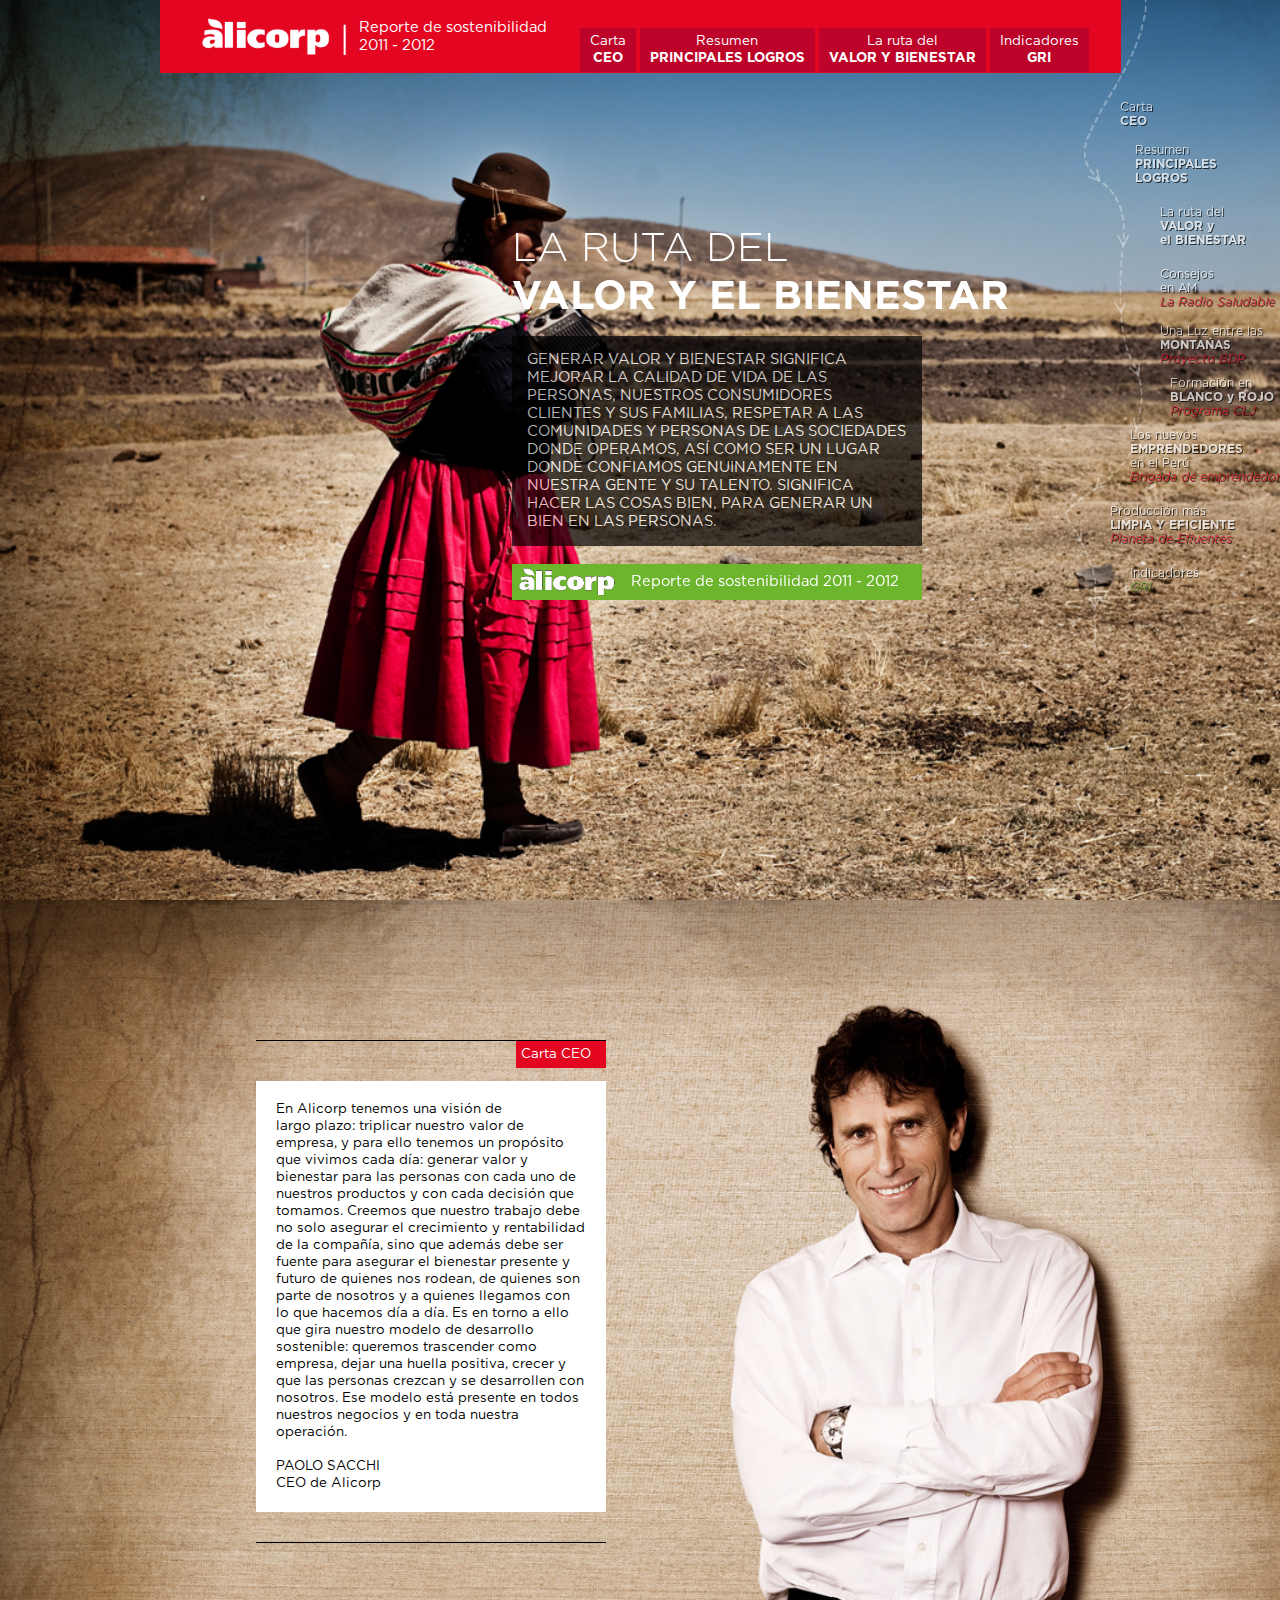
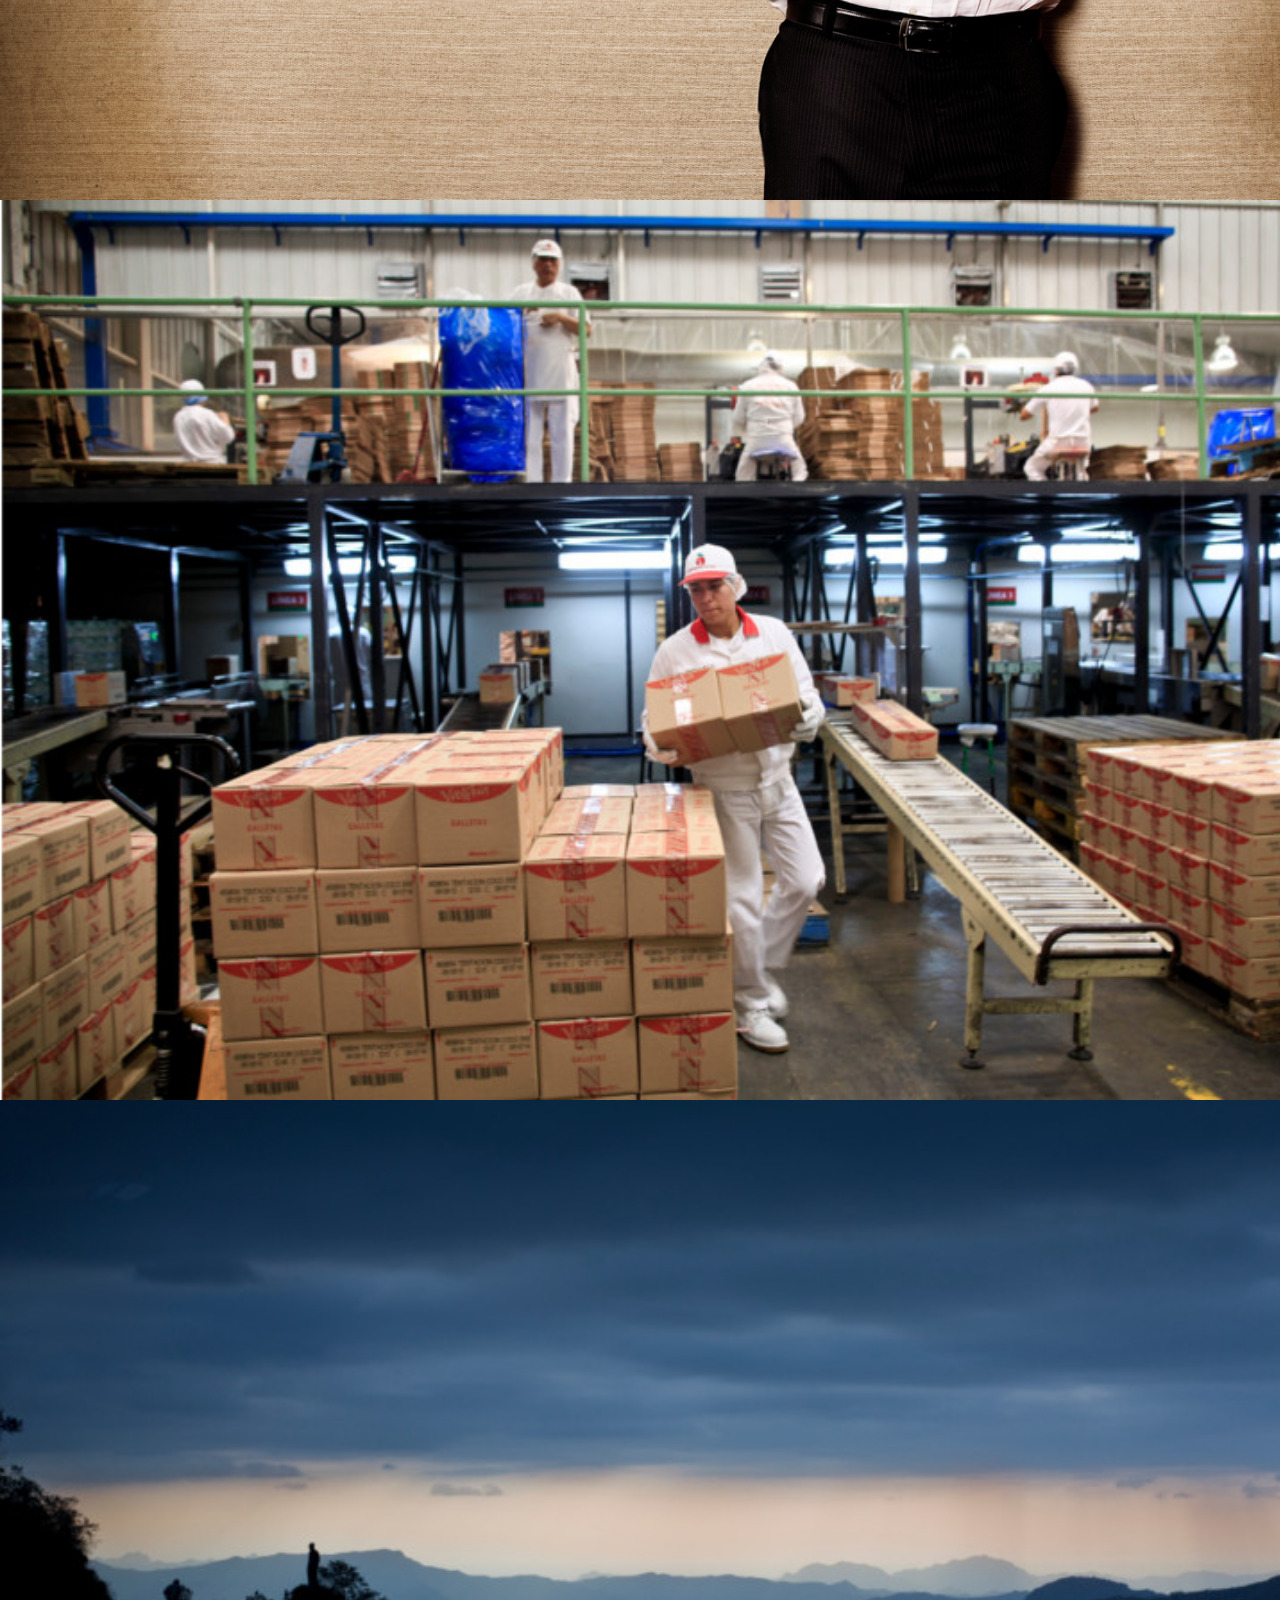
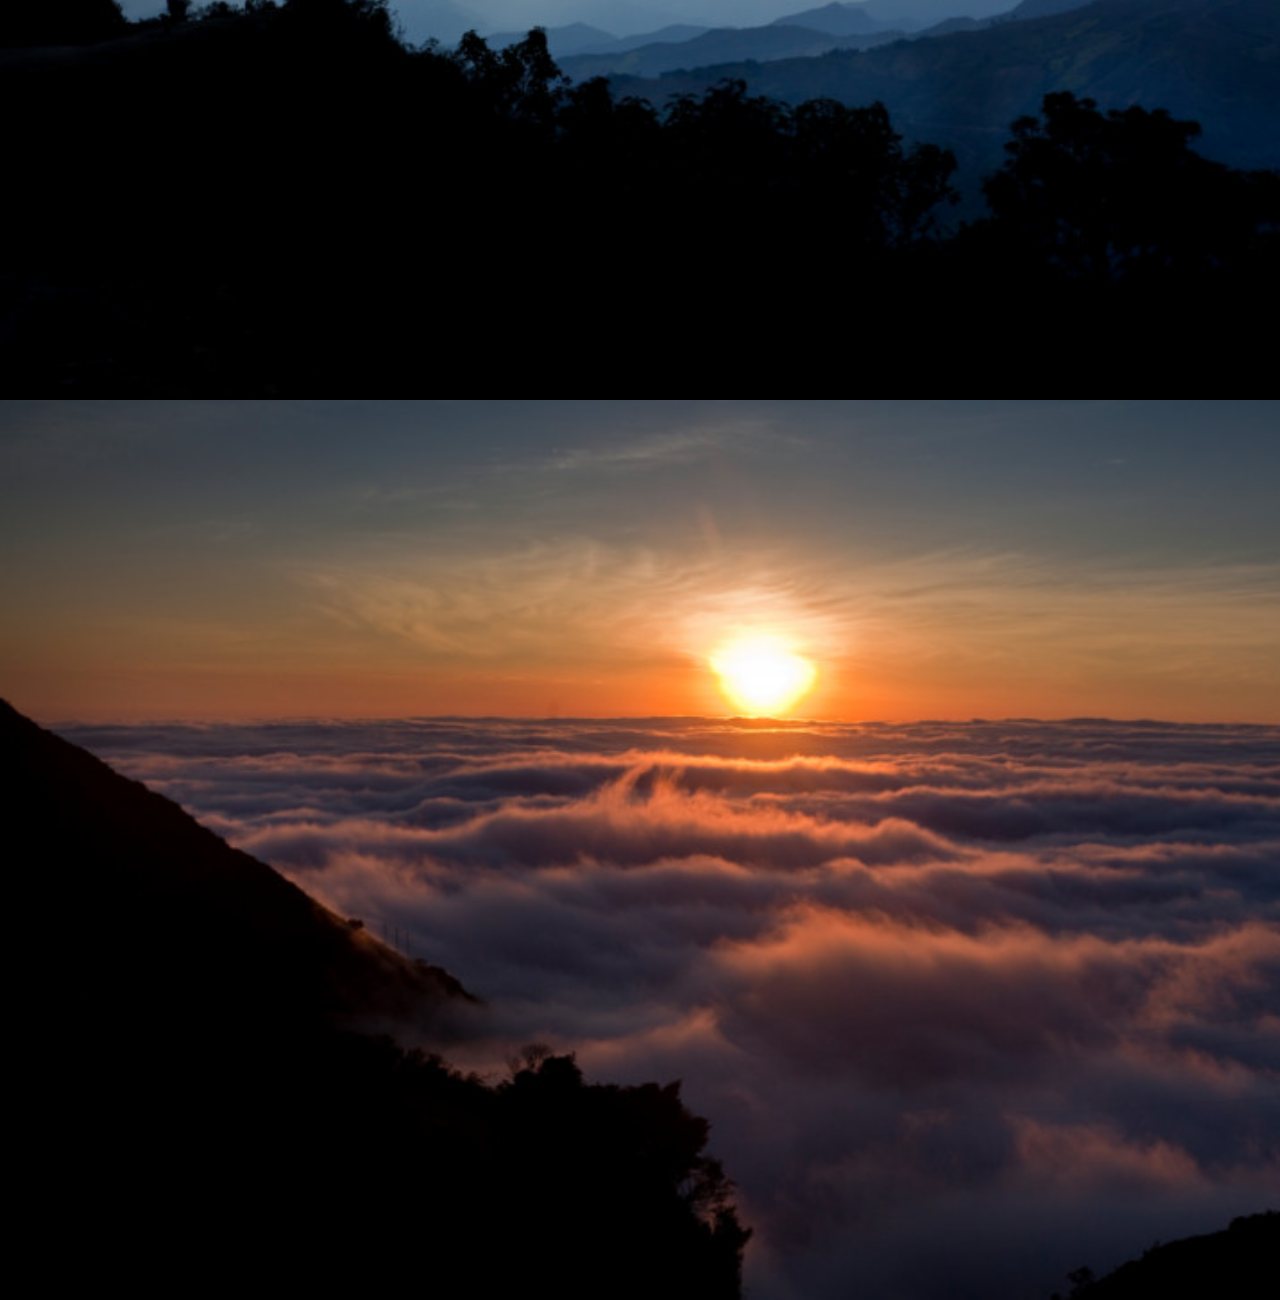
<file: index.html>
<html>

<head>
 <link rel="stylesheet" type="text/css" href="css/style.css"> 
</head>

<body>
<div class="menu_superior">
 
        <table align="center" class="contenedor_menu">
		  <tr>
		      <td class="item_menu" style="padding-right:0px;padding-left:40px">
				 
					<div class="logo"></div>
			  </td>
			  <td class="item_menu_des" style="padding-bottom:15px;padding-top:15px;"> 
				 <a href="#inicio"> <span class="descripcion_web"> Reporte de sostenibilidad</span></a>
				 <br>
				  <span class="descripcion_web">2011 - 2012</span>
			  </td>	  
				<td class="item_menu">
				<div class="ittem_def">
				<a href="#cartaceo">
				 <span class="item_alto">Carta</span>
				 <span class="item_bajo">CEO</span></a>
				</div>
				
				</td>
				<td class="item_menu">
				<div class="ittem_def">
				  <a href="#logros">
				  <span class="item_alto">Resumen</span>
				 <span class="item_bajo">Principales Logros</span></a>
				 </div>
				</td>
				<td class="item_menu">
				 <div class="ittem_def"><a href="#ruta">
				  <span class="item_alto">La ruta del</span>
				  <span class="item_bajo">Valor y Bienestar</span></a>
				  </div>
				</td>
				<td class="item_menu" style="padding-right:30px;">
				<div class="ittem_def">
				<a href="#gri">
				  <span class="item_alto">Indicadores</span>
				  <span class="item_bajo">GRI</span>
				 </a>
				 </div>
			    </td>	 
			</tr>
		</table>		 
</div>
<div class="izquierdo"></div>
<div class="derecho">

<div id="menu-lateral" class="lateral">

    <div class="item_carta"><span class="letra_minus">Carta</span>
	<span class="letra_mayus">CEO</span>
	</div>
	
	<div class="item_resumen">
	<span class="letra_minus">Resumen</span>
	<span class="letra_mayus">PRINCIPALES<br>
	LOGROS</span>
	</div>
	
	<div class="item_ruta">
	<span class="letra_minus">La ruta del</span>
	<span class="letra_mayus">VALOR y<br>
	el BIENESTAR</span>
	</div>
	<div class="item_consejos">
	<span class="letra_minus">Consejos 
		<br>en AM</span>
	<span class="letra_rojita">La Radio Saludable</span>
	</div>
	<div class="item_laluz">
	<span class="letra_minus">Una Luz 
	entre las </span>
	<span class="letra_mayus">MONTA&Nacute;AS</span>
	<span class="letra_rojita">Proyecto BDP</span>
	</div>
	
	<div class="item_formacion">
	<span class="letra_minus">Formaci&oacute;n en</span>
	<span class="letra_mayus" >BLANCO y ROJO</span>
	<span class="letra_rojita">Programa CLJ</span>
	</div>
	<div class="item_emprendedores">
	<span class="letra_minus">Los nuevos</span>
	<span class="letra_mayus" >EMPRENDEDORES</span> <span class="letra_minus" style="display:inline-block !important;">en el Per&uacute;</span>
	<span class="letra_rojita">Brigada de emprendedores</span>
	</div>
    <div class="item_limpia">
	<span class="letra_minus">Producci&oacute;n m&aacute;s </span>
	<span class="letra_mayus">LIMPIA Y EFICIENTE</span>
	<span class="letra_rojita">Planeta de Efluentes</span>
	</div>
	
	
	<div class="item_indicadores">
	<span class="letra_minus">Indicadores</span>
	<span class="letra_verde">GRI</span>
	</div>
	
</div>




</div> <!-- Fin derecho-->

<a name="inicio"></a>
<div class="screen" style="background-size:cover;background-image: url(imagenes/pagina1.png);" >
   <div class="titulo_screen_caja">
    <span class="titulo_screen">LA RUTA DEL</span>
	<span class="titulo_screen2">VALOR Y EL BIENESTAR</span>
		<div class="caja_transparente">
		  <div class="texto_transparente"> GENERAR VALOR Y BIENESTAR SIGNIFICA 
			MEJORAR LA CALIDAD DE VIDA DE LAS 
			PERSONAS, NUESTROS CONSUMIDORES 
			CLIENTES Y SUS FAMILIAS, RESPETAR A 
			LAS COMUNIDADES Y PERSONAS DE 
			LAS SOCIEDADES DONDE OPERAMOS, AS&Iacute;
			COMO SER UN LUGAR DONDE CONFIAMOS 
			GENUINAMENTE EN NUESTRA GENTE Y SU 
			TALENTO. SIGNIFICA HACER LAS COSAS BIEN, 
			PARA GENERAR UN BIEN EN LAS PERSONAS.
		   </div>
		</div><br>
		<table width="410px" style="background-color:#6cb52d">
		  <tr><td style="padding-left: 5px;">
	      <img width="100" src="imagenes/logo_trans.png"></td><td><span class="reporte"> Reporte de sostenibilidad 2011 - 2012</span></td></tr>
		  
		 </table>
	</div>
	
</div>
<a name="cartaceo"></a>
<div class="screen" style="background-image: url(imagenes/pagina2.png);" >
  <div class="titulo_carta"><div class="titulo_rojex_carta">Carta CEO</div></div>
 <div class="carta_ceo"> En Alicorp tenemos una visi&oacute;n de largo 
plazo: triplicar nuestro valor de empresa, y 
para ello tenemos un prop&oacute;sito que vivimos 
cada d&iacute;a: generar valor y bienestar para las 
personas con cada uno de nuestros 
productos y con cada decisi&oacute;n que 
tomamos. Creemos que nuestro trabajo 
debe no solo asegurar el crecimiento y 
rentabilidad de la compa&ntilde;&iacute;a, sino que 
adem&aacute;s debe ser fuente para asegurar el 
bienestar presente y futuro de quienes nos 
rodean, de quienes son parte de nosotros y 
a quienes llegamos con lo que hacemos d&iacute;a 
a d&iacute;a. Es en torno a ello que gira nuestro 
modelo de desarrollo sostenible: queremos 
trascender como empresa, dejar una huella 
positiva, crecer y que las personas crezcan 
y se desarrollen con nosotros. Ese modelo 
est&aacute; presente en todos nuestros negocios 
y en toda nuestra operaci&oacute;n.
<br><br>
PAOLO SACCHI<br>
CEO de Alicorp
  </div>
  <div class="linea_final"></div>
</div>
<a name="logros"></a>
<div class="screen" style="background-image: url(imagenes/logros.jpg);" >
  
</div>

<a name="ruta"></a>
<div class="screen" style="background-image: url(imagenes/ruta.jpg);" >
  
</div>

<a name="gri"></a>
<div class="screen" style="background-image: url(imagenes/gri.jpg);" >
  
</div>

</body>

</html>
</file>
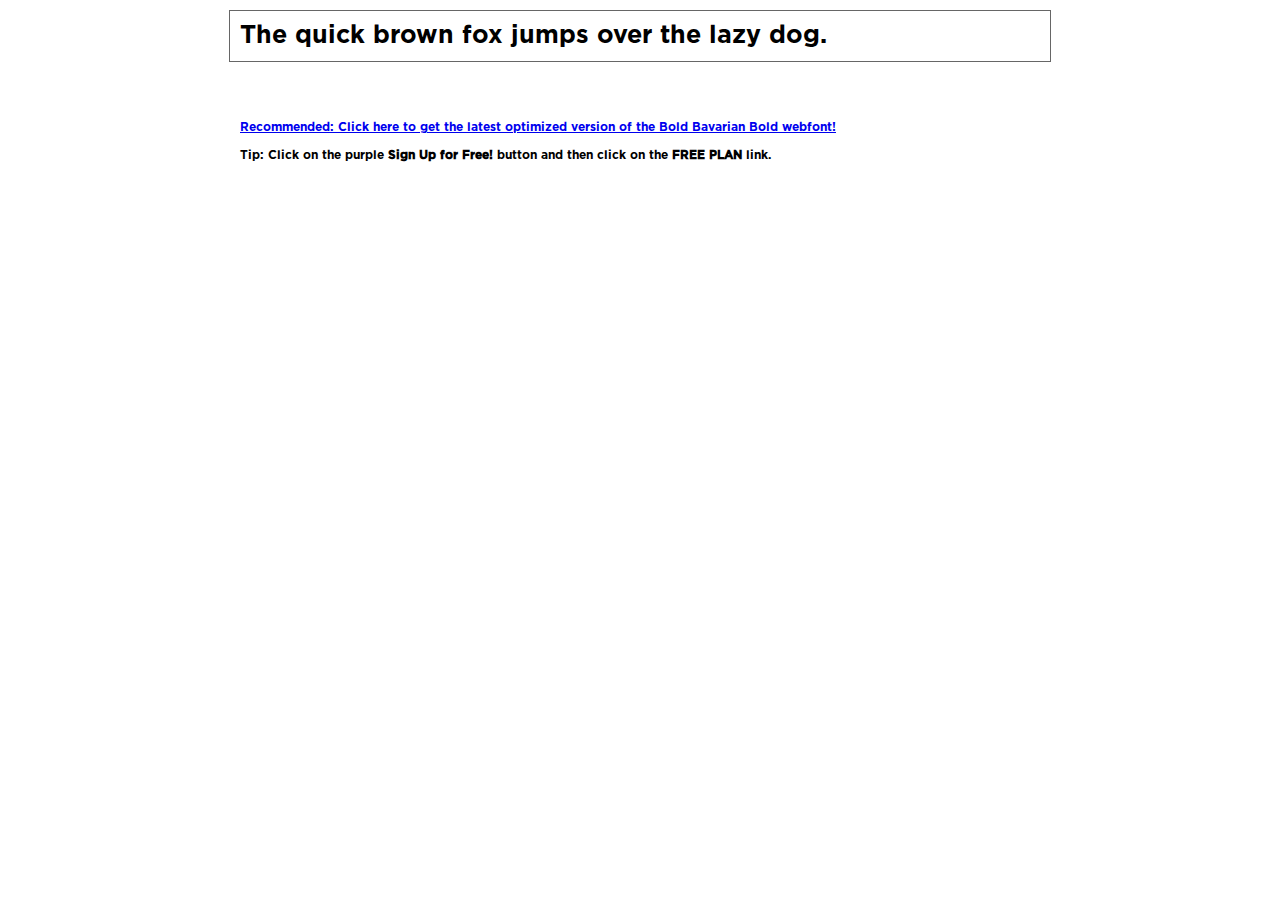
<file: fonts/Gotham-Bold/demo.html>
<!DOCTYPE html PUBLIC "-//W3C//DTD XHTML 1.0 Transitional//EN" "http://www.w3.org/TR/xhtml1/DTD/xhtml1-transitional.dtd">
<html xmlns="http://www.w3.org/1999/xhtml">
<head>
	<meta http-equiv="Content-Type" content="text/html; charset=utf-8" />
	<title>@font-face Demo</title>
	<link rel="stylesheet" href="fonts.css" type="text/css" charset="utf-8" />
	<style type="text/css">
	body {
		background-color:white;
		font-family:Verdana,Tahoma,Arial,Sans-Serif;
		color:black;
		font-size:12px;
	}

	.demo
	{
		font-family:'Conv_Gotham-Bold',Sans-Serif;
		width:800px;
		margin:10px auto;
		text-align:left;
		border:1px solid #666;
		padding:10px;
	}

	.hint
	{
		font-family:'Conv_Gotham-Bold',Sans-Serif;
		width:800px;
		margin:10px auto;
		text-align:left;
		border:1px;
		padding:10px;
	}
	</style>
</head>
<body>
	<div class="demo" style="font-size:25px">
		The quick brown fox jumps over the lazy dog.
	</div>


	<br>
	<br>
	<div class="hint">
		<a href="http://www.fonts.com/font/wiescher-design/bold-bavarian/bold/web-font?SiteId=64">Recommended: Click here to get the latest optimized version of the Bold Bavarian Bold webfont!</a><br /><br />
		Tip: Click on the purple <strong>Sign Up for Free!</strong> button and then click on the <strong>FREE PLAN</strong> link.
	</div>
</body>
</html>
</file>
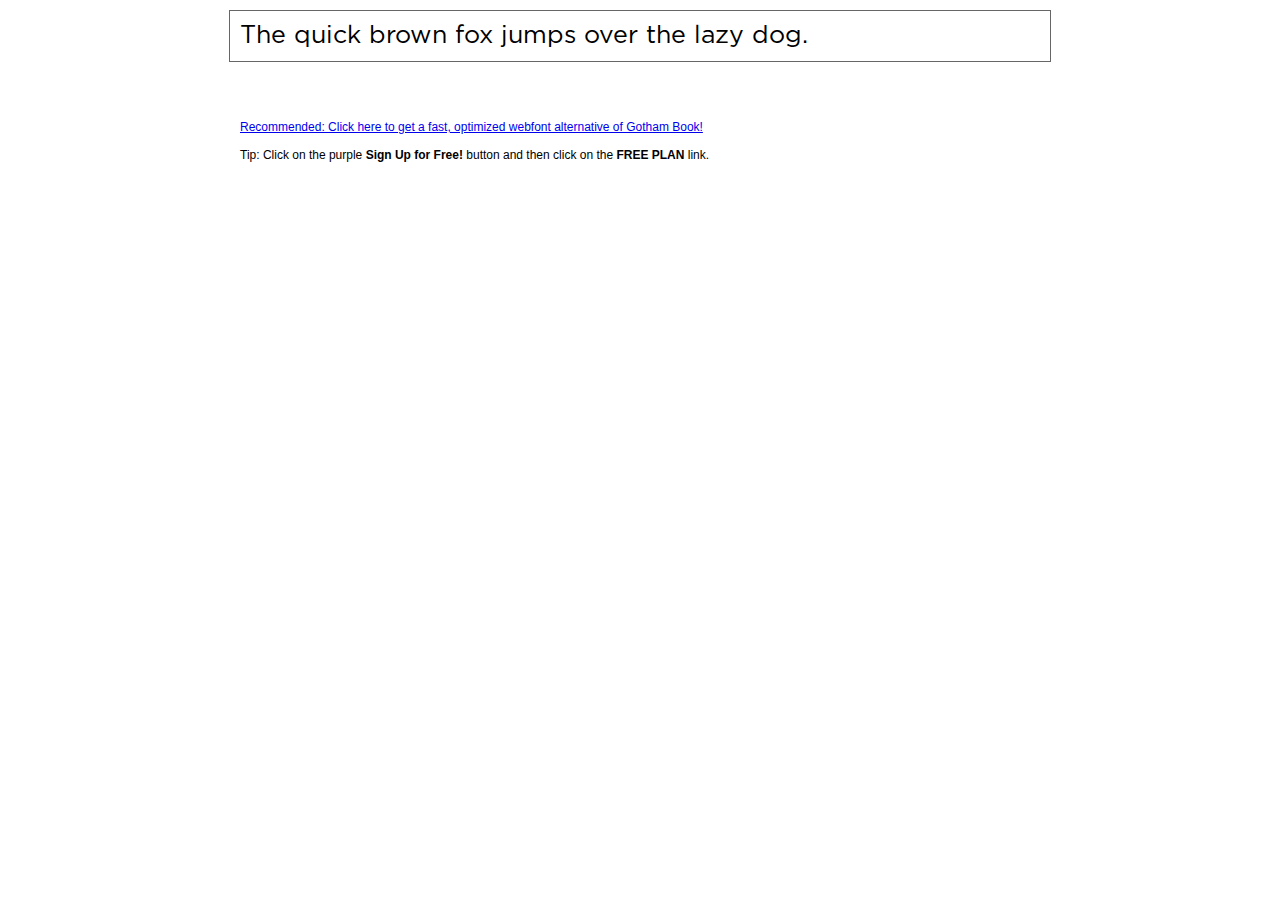
<file: fonts/Gotham-Book/demo.html>
<!DOCTYPE html PUBLIC "-//W3C//DTD XHTML 1.0 Transitional//EN" "http://www.w3.org/TR/xhtml1/DTD/xhtml1-transitional.dtd">
<html xmlns="http://www.w3.org/1999/xhtml">
<head>
	<meta http-equiv="Content-Type" content="text/html; charset=utf-8" />
	<title>@font-face Demo</title>
	<link rel="stylesheet" href="fonts.css" type="text/css" charset="utf-8" />
	<style type="text/css">
	body {
		background-color:white;
		font-family:Verdana,Tahoma,Arial,Sans-Serif;
		color:black;
		font-size:12px;
	}

	.demo
	{
		font-family:'Conv_Gotham-Book',Sans-Serif;
		width:800px;
		margin:10px auto;
		text-align:left;
		border:1px solid #666;
		padding:10px;
	}

	.hint
	{
		font-family:'Conv_Sansus Webissimo-Regular',Sans-Serif;
		width:800px;
		margin:10px auto;
		text-align:left;
		border:1px;
		padding:10px;
	}

	</style>
</head>
<body>
	<div class="demo" style="font-size:25px">
		The quick brown fox jumps over the lazy dog.
	</div>

	<br>
	<br>
	<div class="hint">
		<a href="http://www.font2web.com/searchfreewebfont.php?Gotham+Book">Recommended: Click here to get a fast, optimized webfont alternative of Gotham Book!</a><br><br>
		Tip: Click on the purple <strong>Sign Up for Free!</strong> button and then click on the <strong>FREE PLAN</strong> link.
	</div>

</body>
</html>
</file>
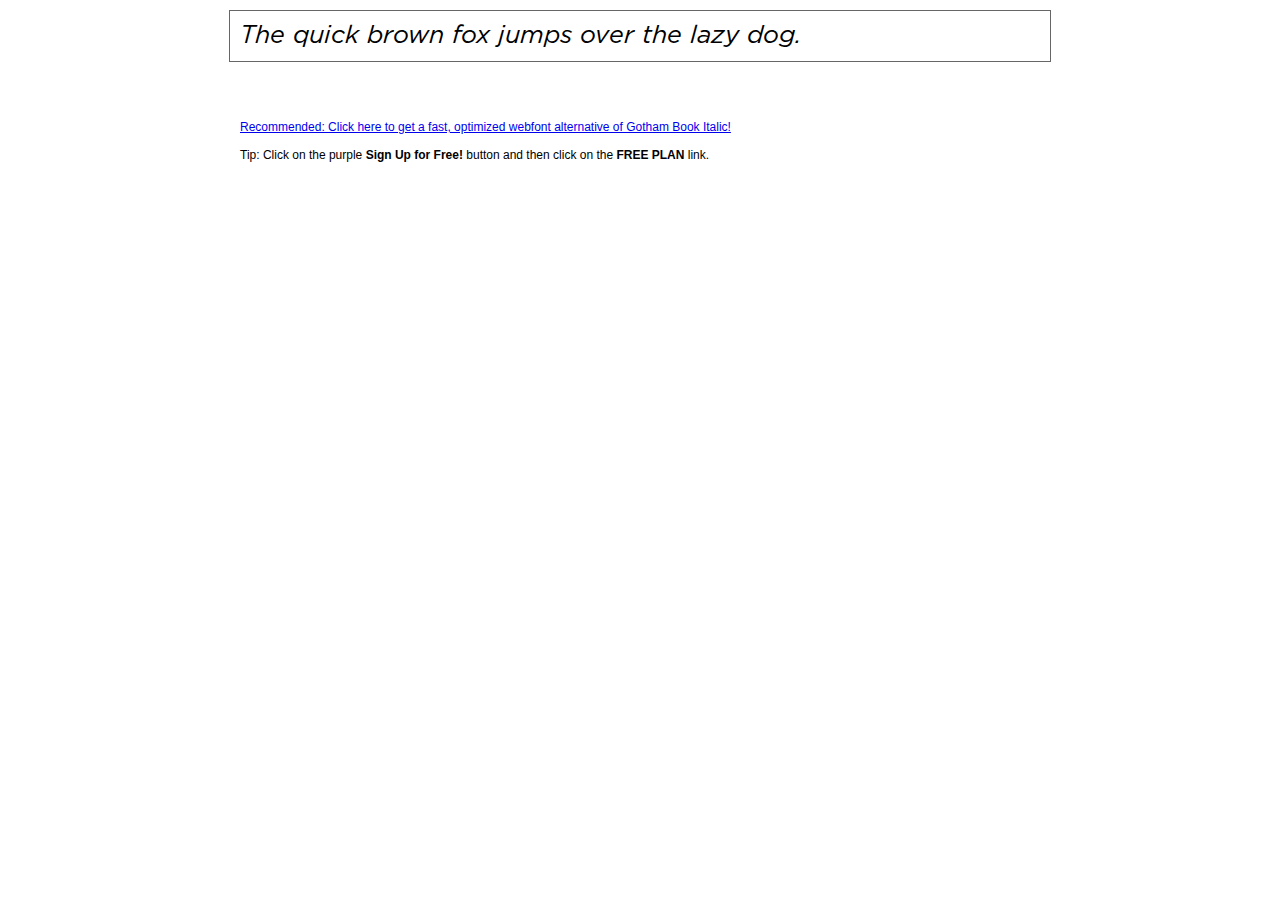
<file: fonts/Gotham-BookItalic/demo.html>
<!DOCTYPE html PUBLIC "-//W3C//DTD XHTML 1.0 Transitional//EN" "http://www.w3.org/TR/xhtml1/DTD/xhtml1-transitional.dtd">
<html xmlns="http://www.w3.org/1999/xhtml">
<head>
	<meta http-equiv="Content-Type" content="text/html; charset=utf-8" />
	<title>@font-face Demo</title>
	<link rel="stylesheet" href="fonts.css" type="text/css" charset="utf-8" />
	<style type="text/css">
	body {
		background-color:white;
		font-family:Verdana,Tahoma,Arial,Sans-Serif;
		color:black;
		font-size:12px;
	}

	.demo
	{
		font-family:'Conv_Gotham-BookItalic',Sans-Serif;
		width:800px;
		margin:10px auto;
		text-align:left;
		border:1px solid #666;
		padding:10px;
	}

	.hint
	{
		font-family:'Conv_Sansus Webissimo-Regular',Sans-Serif;
		width:800px;
		margin:10px auto;
		text-align:left;
		border:1px;
		padding:10px;
	}

	</style>
</head>
<body>
	<div class="demo" style="font-size:25px">
		The quick brown fox jumps over the lazy dog.
	</div>

	<br>
	<br>
	<div class="hint">
		<a href="http://www.font2web.com/searchfreewebfont.php?Gotham+Book+Italic">Recommended: Click here to get a fast, optimized webfont alternative of Gotham Book Italic!</a><br><br>
		Tip: Click on the purple <strong>Sign Up for Free!</strong> button and then click on the <strong>FREE PLAN</strong> link.
	</div>

</body>
</html>
</file>
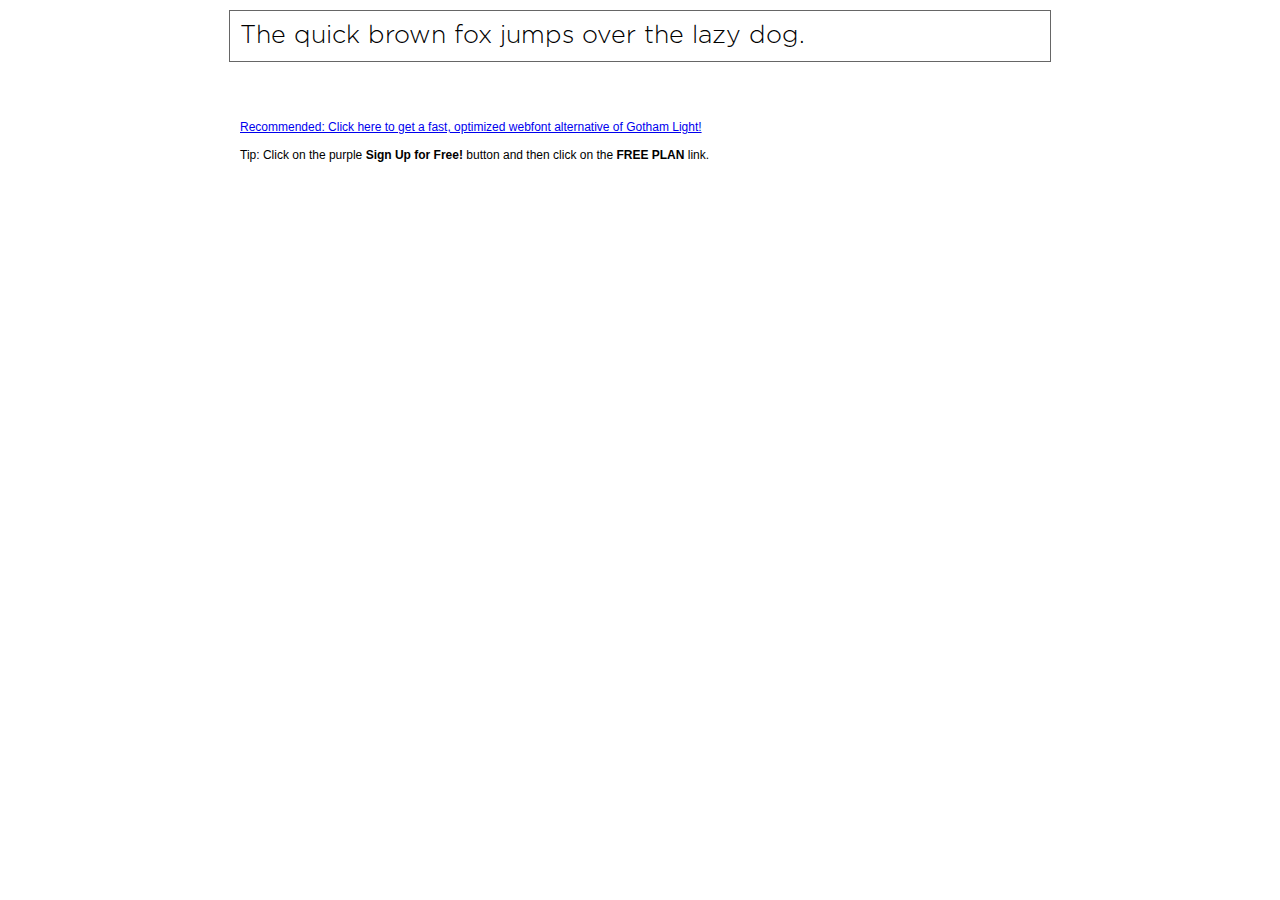
<file: fonts/Gotham-Light/demo.html>
<!DOCTYPE html PUBLIC "-//W3C//DTD XHTML 1.0 Transitional//EN" "http://www.w3.org/TR/xhtml1/DTD/xhtml1-transitional.dtd">
<html xmlns="http://www.w3.org/1999/xhtml">
<head>
	<meta http-equiv="Content-Type" content="text/html; charset=utf-8" />
	<title>@font-face Demo</title>
	<link rel="stylesheet" href="fonts.css" type="text/css" charset="utf-8" />
	<style type="text/css">
	body {
		background-color:white;
		font-family:Verdana,Tahoma,Arial,Sans-Serif;
		color:black;
		font-size:12px;
	}

	.demo
	{
		font-family:'Conv_Gotham-Light',Sans-Serif;
		width:800px;
		margin:10px auto;
		text-align:left;
		border:1px solid #666;
		padding:10px;
	}

	.hint
	{
		font-family:'Conv_Sansus Webissimo-Regular',Sans-Serif;
		width:800px;
		margin:10px auto;
		text-align:left;
		border:1px;
		padding:10px;
	}

	</style>
</head>
<body>
	<div class="demo" style="font-size:25px">
		The quick brown fox jumps over the lazy dog.
	</div>

	<br>
	<br>
	<div class="hint">
		<a href="http://www.font2web.com/searchfreewebfont.php?Gotham+Light">Recommended: Click here to get a fast, optimized webfont alternative of Gotham Light!</a><br><br>
		Tip: Click on the purple <strong>Sign Up for Free!</strong> button and then click on the <strong>FREE PLAN</strong> link.
	</div>

</body>
</html>
</file>
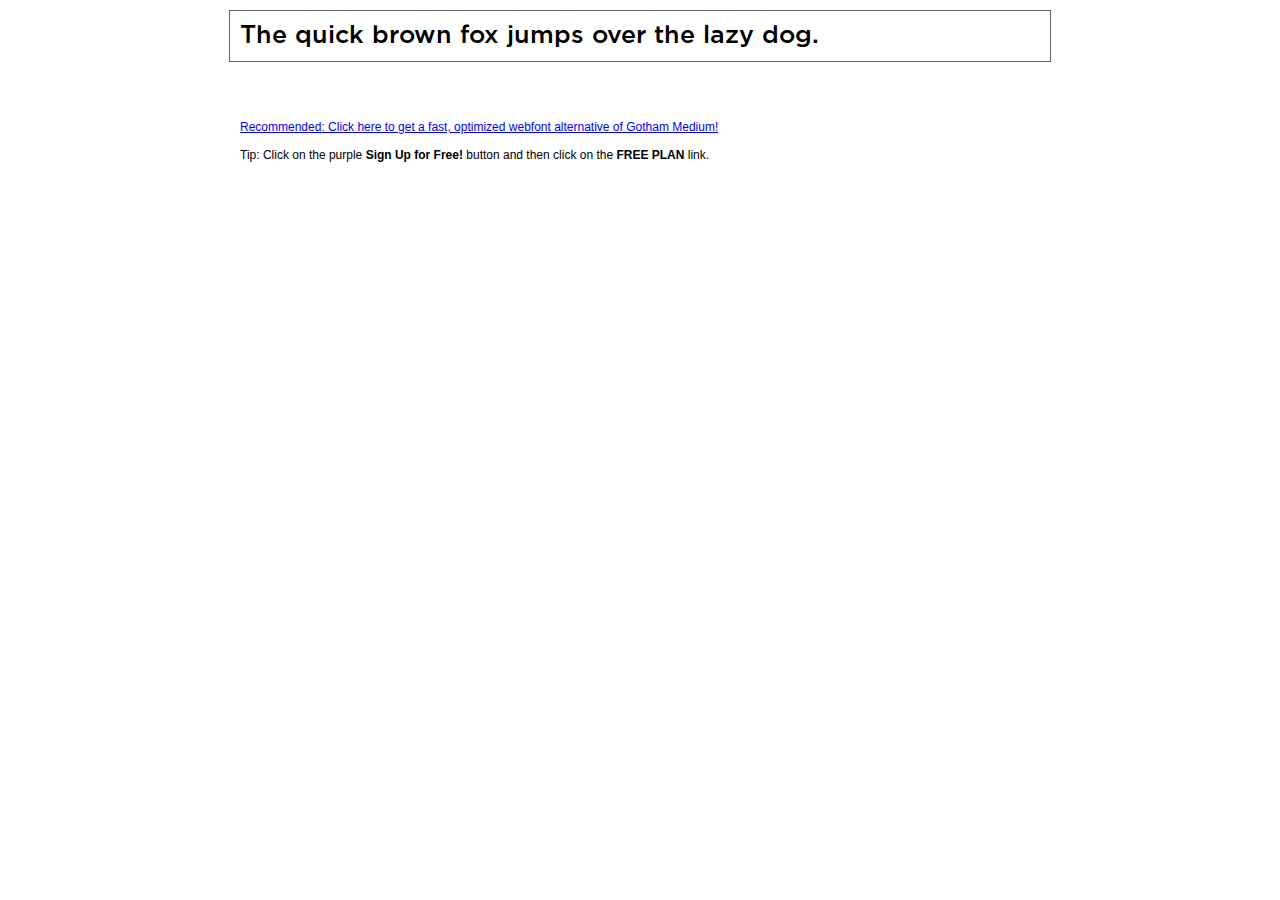
<file: fonts/Gotham-Medium/demo.html>
<!DOCTYPE html PUBLIC "-//W3C//DTD XHTML 1.0 Transitional//EN" "http://www.w3.org/TR/xhtml1/DTD/xhtml1-transitional.dtd">
<html xmlns="http://www.w3.org/1999/xhtml">
<head>
	<meta http-equiv="Content-Type" content="text/html; charset=utf-8" />
	<title>@font-face Demo</title>
	<link rel="stylesheet" href="fonts.css" type="text/css" charset="utf-8" />
	<style type="text/css">
	body {
		background-color:white;
		font-family:Verdana,Tahoma,Arial,Sans-Serif;
		color:black;
		font-size:12px;
	}

	.demo
	{
		font-family:'Conv_Gotham-Medium',Sans-Serif;
		width:800px;
		margin:10px auto;
		text-align:left;
		border:1px solid #666;
		padding:10px;
	}

	.hint
	{
		font-family:'Conv_Sansus Webissimo-Regular',Sans-Serif;
		width:800px;
		margin:10px auto;
		text-align:left;
		border:1px;
		padding:10px;
	}

	</style>
</head>
<body>
	<div class="demo" style="font-size:25px">
		The quick brown fox jumps over the lazy dog.
	</div>

	<br>
	<br>
	<div class="hint">
		<a href="http://www.font2web.com/searchfreewebfont.php?Gotham+Medium">Recommended: Click here to get a fast, optimized webfont alternative of Gotham Medium!</a><br><br>
		Tip: Click on the purple <strong>Sign Up for Free!</strong> button and then click on the <strong>FREE PLAN</strong> link.
	</div>

</body>
</html>
</file>
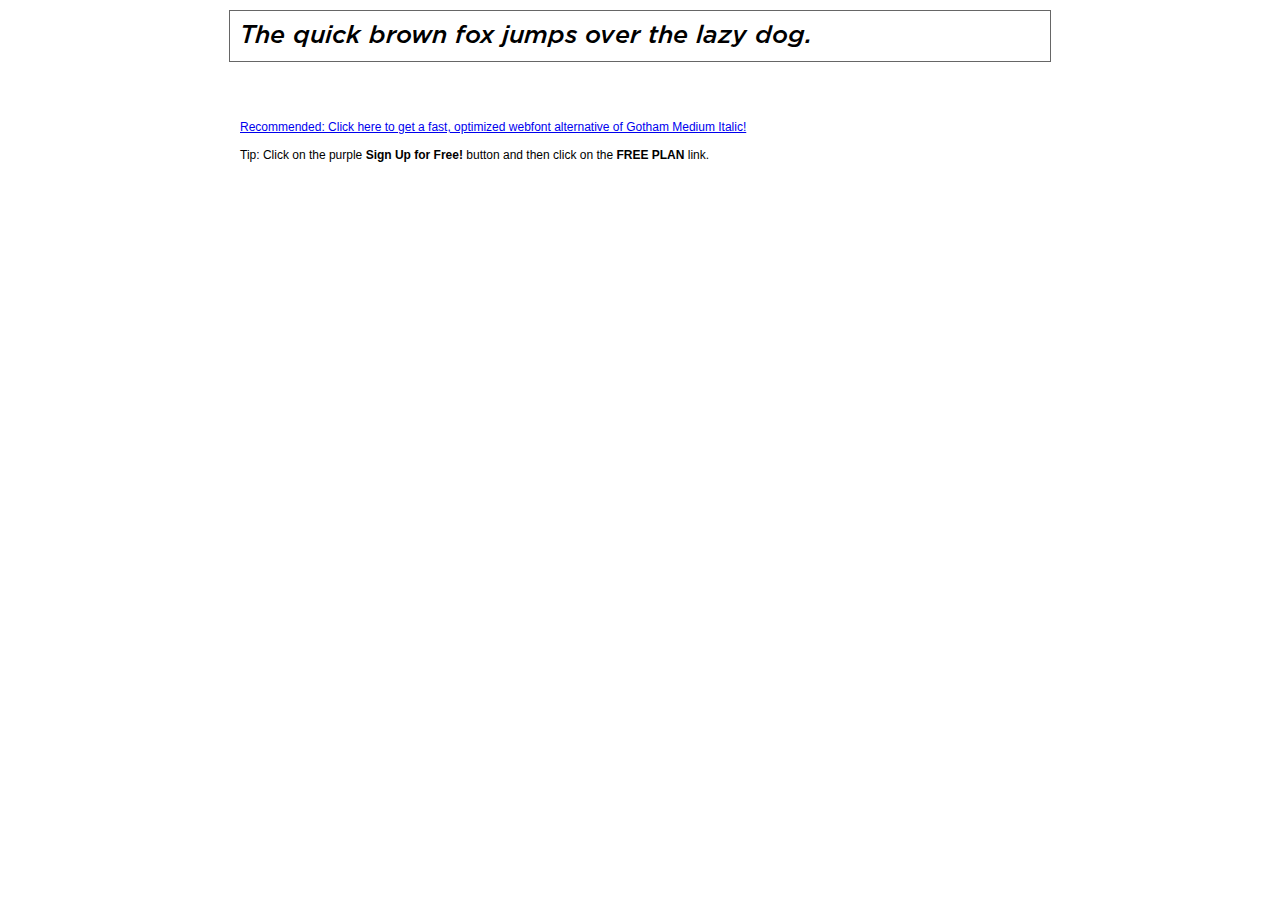
<file: fonts/Gotham-MediumItalic/demo.html>
<!DOCTYPE html PUBLIC "-//W3C//DTD XHTML 1.0 Transitional//EN" "http://www.w3.org/TR/xhtml1/DTD/xhtml1-transitional.dtd">
<html xmlns="http://www.w3.org/1999/xhtml">
<head>
	<meta http-equiv="Content-Type" content="text/html; charset=utf-8" />
	<title>@font-face Demo</title>
	<link rel="stylesheet" href="fonts.css" type="text/css" charset="utf-8" />
	<style type="text/css">
	body {
		background-color:white;
		font-family:Verdana,Tahoma,Arial,Sans-Serif;
		color:black;
		font-size:12px;
	}

	.demo
	{
		font-family:'Conv_Gotham-MediumItalic',Sans-Serif;
		width:800px;
		margin:10px auto;
		text-align:left;
		border:1px solid #666;
		padding:10px;
	}

	.hint
	{
		font-family:'Conv_Sansus Webissimo-Regular',Sans-Serif;
		width:800px;
		margin:10px auto;
		text-align:left;
		border:1px;
		padding:10px;
	}

	</style>
</head>
<body>
	<div class="demo" style="font-size:25px">
		The quick brown fox jumps over the lazy dog.
	</div>

	<br>
	<br>
	<div class="hint">
		<a href="http://www.font2web.com/searchfreewebfont.php?Gotham+Medium+Italic">Recommended: Click here to get a fast, optimized webfont alternative of Gotham Medium Italic!</a><br><br>
		Tip: Click on the purple <strong>Sign Up for Free!</strong> button and then click on the <strong>FREE PLAN</strong> link.
	</div>

</body>
</html>
</file>
<file: css/style.css>
@import url('../fonts/Gotham-Bold/fonts.css');
@import url('../fonts/Gotham-Book/fonts.css');
@import url('../fonts/Gotham-BookItalic/fonts.css');
@import url('../fonts/Gotham-Light/fonts.css');
@import url('../fonts/Gotham-Medium/fonts.css');
@import url('../fonts/Gotham-MediumItalic/fonts.css');

body
{
margin: 0px;
width: 100%;
overflow-x:hidden;
}
a{
text-decoration:none; 
}
.menu_superior
{
 
  width: 100%; 
  display: block;
  position: fixed;
  text-align: center; 
  z-index: 99;
 
}
.contenedor_menu
{
  
  
  background: #e40521;
}
.izquierdo{
  opacity: 0.6;
  position: fixed;
  float:left;
  //background-image: url("../imagenes/fondo.png");
  width: 400px;
  height: 100%;
  display:block;
  background-size:cover;
  
}

.derecho
{
  opacity: 0.7;
  //background-image: url("../imagenes/fondoder.png");
  position: fixed;
  right: 0px;
  margin-left: auto;
  width: 350px;
  height: 100%;
  display:block;
  background-size:cover;
  z-index: 10;
}
.screen
{
  width: 100%;
  height: 100%;
  display: block;
  
   
  
  background-size:cover;
  z-index: -1;
}
.logo
{

 background: url(../imagenes/logo-alicorp.png) no-repeat;
height: 40px;
background-size: cover;
width: 145px;

}
.ittem_def
{
 background: #bd0329;
 padding: 5px;
 padding-left:10px;
 padding-right: 10px;
 margin-top: 23px;
 margin-bottom:0px;
 position:relative;
 top:2px;
}


.item_menu
{
  
 
  padding-left:1px;
  padding-right:1px;
 
}
.item_menu_des
{
  
  padding-left: 10px;
  padding-right: 30px;
 

}
.descripcion_web
{
     font-family: Conv_Gotham-Book;
	 font-size: 11pt;
	 color: #fff;
}
.item_alto:link, .item_alto:hover
{
  text-decoration: none;
  text-transform: none;
}
.item_alto
{
  color: #fff;
  font-size: 10pt;
  font-family: Conv_Gotham-Book;
  display:block;
  width: 100%;
  text-align:center;
}

.item_bajo
{
  color: #fff;
  font-size: 10pt;
  font-family: Conv_Gotham-Bold;

  display:block;
  text-transform: uppercase;
  width: 100%;
  text-align:center;
}
.titulo_screen_caja
{
  position: relative;
  left: 40%;
  top: 25%;
}
.titulo_screen
{
   font-family: Conv_Gotham-Light;
   font-size: 30pt;
   color: #fff;
   display: block;
}
.titulo_screen2
{
   font-family: Conv_Gotham-Bold;
   font-size: 30pt;
   color: #fff;
   display: block;
}
.caja_transparente
{
  background: #000;
  opacity: 0.7;
  padding: 15px;
  margin-top: 15px;
  width: 380px;

}
.texto_transparente
{
  font-family: Conv_Gotham-Book;
  color: #fff;
  font-size: 11pt;
  
}
.lateral
{
  background: url(../imagenes/la_ruta.png) no-repeat;
  float:right;
  background-size: contain;
  height: 660px;
  width: 270px;  
  display: block;
  z-index: 5000;
}
.letra_rojita
{
  font-family: Conv_Gotham-BookItalic;
  color: #DF0021;
  font-size: 12px;
  display: block;
  text-shadow: 0.1em 0.1em #000;
}
.letra_verde
{
  font-family: Conv_Gotham-BookItalic;
  color: #6CB52D;
  font-size: 12px;
  display: block;
  text-shadow: 0.1em 0.1em #333
}
.letra_mayus
{
  font-family: Conv_Gotham-Bold;
  color: #fff;
  font-size: 12px;
  display: block;
  text-shadow: 0.1em 0.1em #000;
}
.letra_minus
{  font-family: Conv_Gotham-Book;
   color: #fff;
  font-size: 12px;
  display: block;
  text-shadow: 0.1em 0.1em #000;
}
.item_carta
{
  position: relative;
  left: 110px;
  top: 100px;
  display: block;
}
.item_resumen
{
   position: relative;
  left: 125px;
  top: 115px;
  display: block;
}
.item_ruta
{
  position: relative;
  left: 150px;
  top: 135px;
  display: block;
}
.item_consejos
{
   position: relative;
   width: 115px;
  left: 150px;
  top: 155px;
  display: block;
}
.reporte
{
  font-family: Conv_Gotham-Book;
  font-size: 11pt;
  color: #fff;
}
.carta_ceo
{
   background-color: #fff;
   position: relative;
   width: 310px;
   top: 180px;
   left: 20%;
   font-family: Conv_Gotham-Book;
   font-size: 10pt;
   padding: 20px;
}
.titulo_carta
{
  position: relative;
   top: 140px;
   left: 20%;  
   width: 350px;
   display: block;    
    border-top: 1px solid  black; 
   
}
.linea_final
{
  position: relative;
   top: 210px;
   left: 20%;  
   width: 350px;
   display: block;    
    border-top: 1px solid  black; 
   
}
.titulo_rojex_carta
{
  background: #e40521;
  font-family: Conv_Gotham-Book;
   font-size: 10pt;
   color: #fff;
   width: 80px;
   padding: 5px;
   float: right;
}
.item_laluz
{
  position: relative;
  left: 150px;
  top: 170px;
  display: block;
}
.item_formacion
{
  position: relative;
  left: 160px;
  top: 180px;
  display: block;
}
.item_emprendedores
{
  position: relative;
  left: 120px;
  top: 190px;
  display: block;
}
.item_limpia
{
  position: relative;
  left: 100px;
  top: 210px;
  display: block;
}

.item_indicadores
{
  position: relative;
  left: 120px;
  top: 230px;
  display: block;
}
</file>
<file: fonts/Gotham-Bold/fonts.css>
/** Generated by FG **/
@font-face {
	font-family: 'Conv_Gotham-Bold';
	src: url('fonts/Gotham-Bold.eot');
	src: local('☺'), url('fonts/Gotham-Bold.woff') format('woff'), url('fonts/Gotham-Bold.ttf') format('truetype'), url('fonts/Gotham-Bold.svg') format('svg');
	font-weight: normal;
	font-style: normal;
}
</file>
<file: fonts/Gotham-Book/fonts.css>
/** Generated by FG **/
@font-face {
	font-family: 'Conv_Gotham-Book';
	src: url('fonts/Gotham-Book.eot');
	src: local('☺'), url('fonts/Gotham-Book.woff') format('woff'), url('fonts/Gotham-Book.ttf') format('truetype'), url('fonts/Gotham-Book.svg') format('svg');
	font-weight: normal;
	font-style: normal;
}
</file>
<file: fonts/Gotham-BookItalic/fonts.css>
/** Generated by FG **/
@font-face {
	font-family: 'Conv_Gotham-BookItalic';
	src: url('fonts/Gotham-BookItalic.eot');
	src: local('☺'), url('fonts/Gotham-BookItalic.woff') format('woff'), url('fonts/Gotham-BookItalic.ttf') format('truetype'), url('fonts/Gotham-BookItalic.svg') format('svg');
	font-weight: normal;
	font-style: normal;
}
</file>
<file: fonts/Gotham-Light/fonts.css>
/** Generated by FG **/
@font-face {
	font-family: 'Conv_Gotham-Light';
	src: url('fonts/Gotham-Light.eot');
	src: local('☺'), url('fonts/Gotham-Light.woff') format('woff'), url('fonts/Gotham-Light.ttf') format('truetype'), url('fonts/Gotham-Light.svg') format('svg');
	font-weight: normal;
	font-style: normal;
}
</file>
<file: fonts/Gotham-Medium/fonts.css>
/** Generated by FG **/
@font-face {
	font-family: 'Conv_Gotham-Medium';
	src: url('fonts/Gotham-Medium.eot');
	src: local('☺'), url('fonts/Gotham-Medium.woff') format('woff'), url('fonts/Gotham-Medium.ttf') format('truetype'), url('fonts/Gotham-Medium.svg') format('svg');
	font-weight: normal;
	font-style: normal;
}
</file>
<file: fonts/Gotham-MediumItalic/fonts.css>
/** Generated by FG **/
@font-face {
	font-family: 'Conv_Gotham-MediumItalic';
	src: url('fonts/Gotham-MediumItalic.eot');
	src: local('☺'), url('fonts/Gotham-MediumItalic.woff') format('woff'), url('fonts/Gotham-MediumItalic.ttf') format('truetype'), url('fonts/Gotham-MediumItalic.svg') format('svg');
	font-weight: normal;
	font-style: normal;
}
</file>
